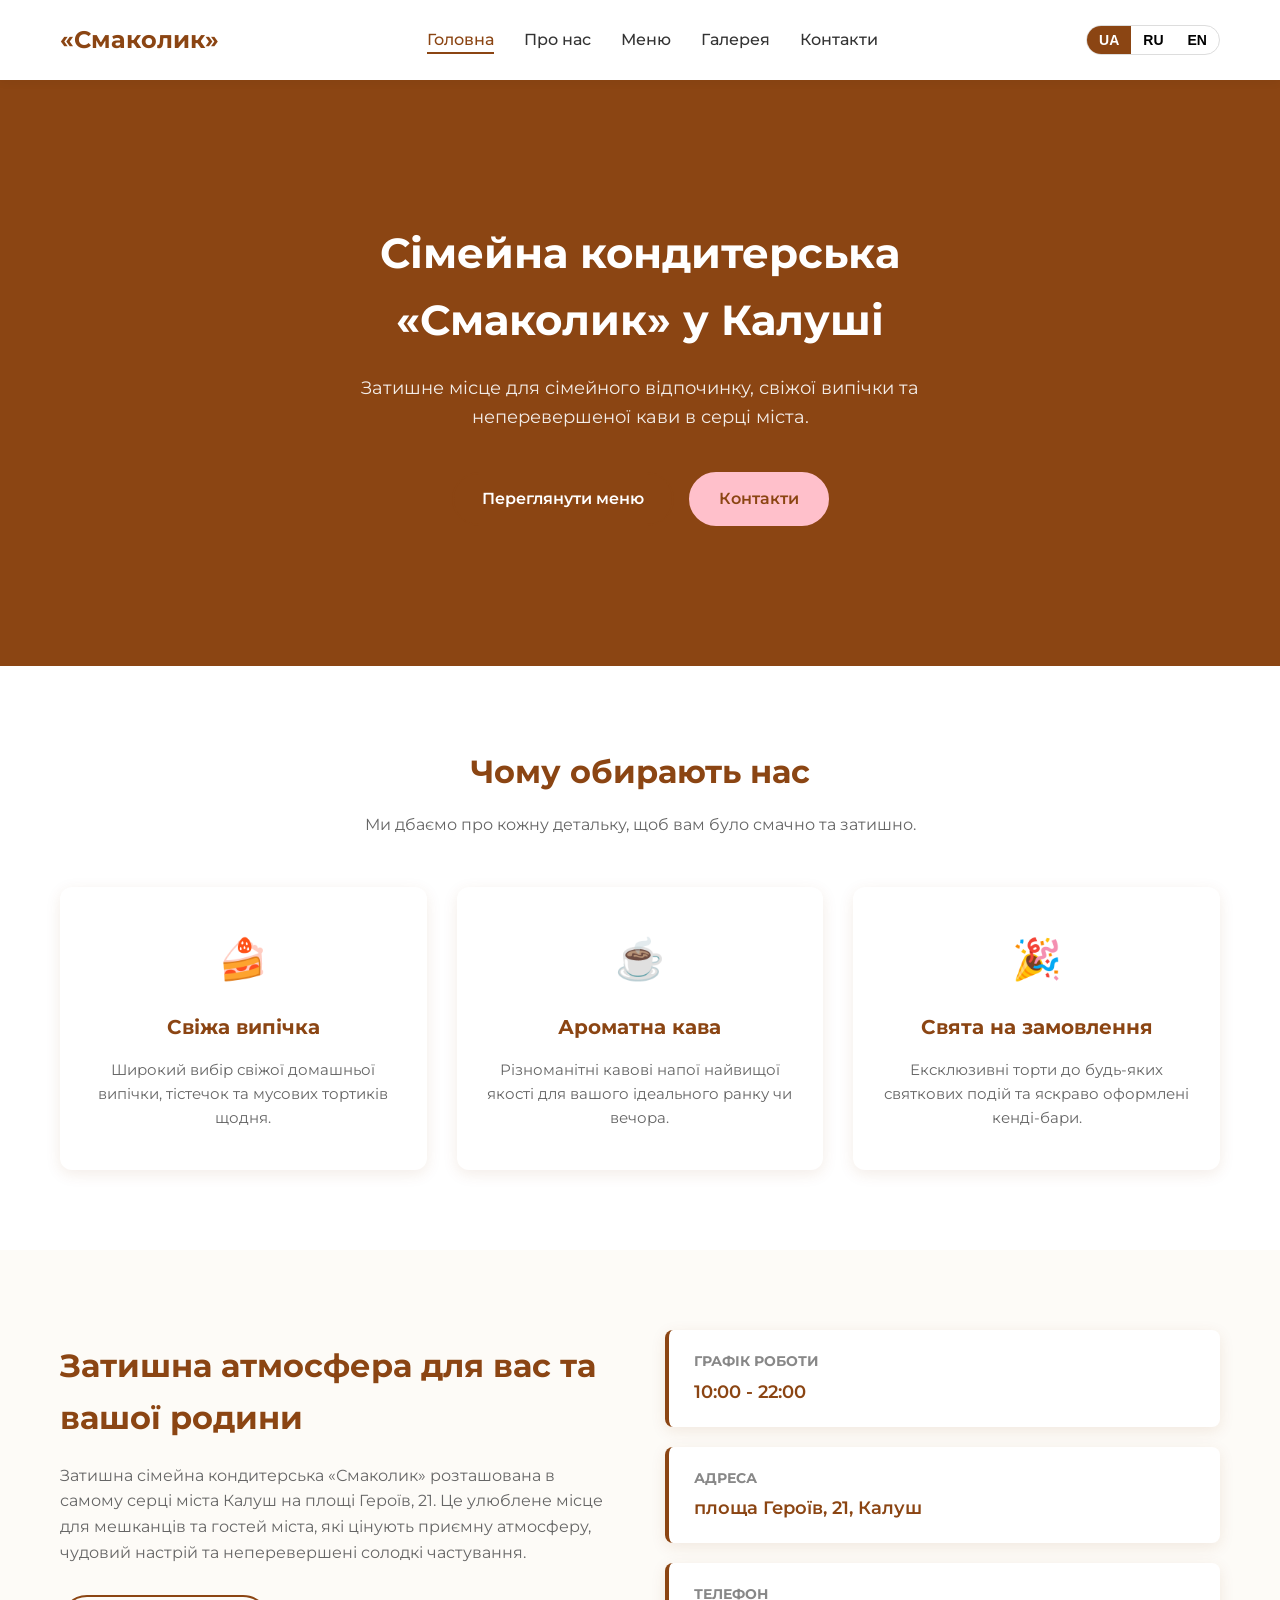
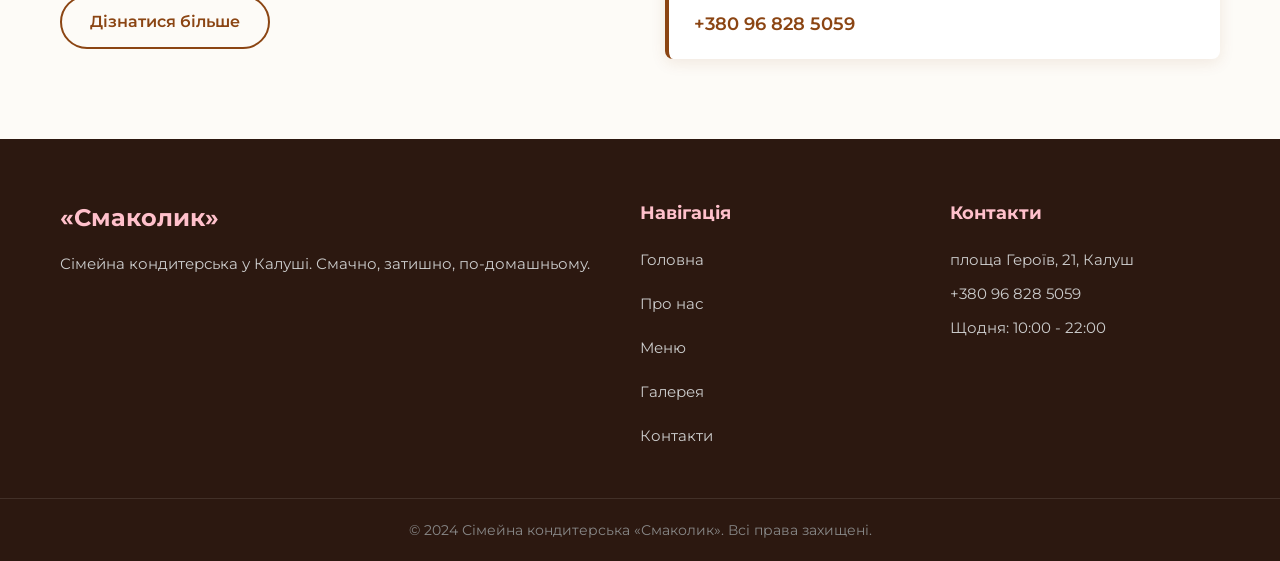
<file: index.html>
<!DOCTYPE html>
<html lang="uk">
<head>
    <meta charset="UTF-8">
    <meta name="viewport" content="width=device-width, initial-scale=1.0">
    <title>Сімейна кондитерська «Смаколик» — Головна</title>
    <link rel="stylesheet" href="assets/style.css">
    <link rel="preconnect" href="https://fonts.googleapis.com">
    <link rel="preconnect" href="https://fonts.gstatic.com" crossorigin>
    <link href="https://fonts.googleapis.com/css2?family=Montserrat:wght@400;500;600;700&display=swap" rel="stylesheet">
</head>
<body>
    <header class="site-header">
        <div class="container nav-container">
            <a href="index.html" class="logo" data-i18n="logo">«Смаколик»</a>
            <nav class="main-nav">
                <ul class="nav-list">
                    <li><a href="index.html" class="nav-link active" data-i18n="nav_home">Головна</a></li>
                    <li><a href="about.html" class="nav-link" data-i18n="nav_about">Про нас</a></li>
                    <li><a href="services.html" class="nav-link" data-i18n="nav_services">Меню</a></li>
                    <li><a href="gallery.html" class="nav-link" data-i18n="nav_gallery">Галерея</a></li>
                    <li><a href="contacts.html" class="nav-link" data-i18n="nav_contacts">Контакти</a></li>
                </ul>
            </nav>
            <div class="header-actions">
                <div class="lang-switcher">
                    <button class="lang-btn active" data-lang="uk">UA</button>
                    <button class="lang-btn" data-lang="ru">RU</button>
                    <button class="lang-btn" data-lang="en">EN</button>
                </div>
                <button class="mobile-menu-toggle" aria-label="Toggle menu">
                    <span></span>
                    <span></span>
                    <span></span>
                </button>
            </div>
        </div>
    </header>

    <main>
        <section class="hero">
            <div class="container hero-content">
                <h1 data-i18n="hero_title">Сімейна кондитерська «Смаколик» у Калуші</h1>
                <p data-i18n="hero_subtitle">Затишне місце для сімейного відпочинку, свіжої випічки та неперевершеної кави в серці міста.</p>
                <div class="hero-buttons">
                    <a href="services.html" class="btn btn-primary" data-i18n="btn_menu">Переглянути меню</a>
                    <a href="contacts.html" class="btn btn-secondary" data-i18n="btn_contacts">Контакти</a>
                </div>
            </div>
        </section>

        <section class="features section-padding">
            <div class="container">
                <div class="section-header text-center">
                    <h2 data-i18n="features_title">Чому обирають нас</h2>
                    <p data-i18n="features_subtitle">Ми дбаємо про кожну детальку, щоб вам було смачно та затишно.</p>
                </div>
                <div class="features-grid">
                    <div class="feature-card">
                        <div class="feature-icon">🍰</div>
                        <h3 data-i18n="feat_1_title">Свіжа випічка</h3>
                        <p data-i18n="feat_1_desc">Широкий вибір свіжої домашньої випічки, тістечок та мусових тортиків щодня.</p>
                    </div>
                    <div class="feature-card">
                        <div class="feature-icon">☕</div>
                        <h3 data-i18n="feat_2_title">Ароматна кава</h3>
                        <p data-i18n="feat_2_desc">Різноманітні кавові напої найвищої якості для вашого ідеального ранку чи вечора.</p>
                    </div>
                    <div class="feature-card">
                        <div class="feature-icon">🎉</div>
                        <h3 data-i18n="feat_3_title">Свята на замовлення</h3>
                        <p data-i18n="feat_3_desc">Ексклюзивні торти до будь-яких святкових подій та яскраво оформлені кенді-бари.</p>
                    </div>
                </div>
            </div>
        </section>

        <section class="about-preview section-padding bg-light">
            <div class="container">
                <div class="about-preview-grid">
                    <div class="about-preview-text">
                        <h2 data-i18n="about_preview_title">Затишна атмосфера для вас та вашої родини</h2>
                        <p data-i18n="about_preview_desc">Затишна сімейна кондитерська «Смаколик» розташована в самому серці міста Калуш на площі Героїв, 21. Це улюблене місце для мешканців та гостей міста, які цінують приємну атмосферу, чудовий настрій та неперевершені солодкі частування.</p>
                        <a href="about.html" class="btn btn-outline" data-i18n="btn_read_more">Дізнатися більше</a>
                    </div>
                    <div class="about-preview-info">
                        <div class="info-card">
                            <h4 data-i18n="hours_title">Графік роботи</h4>
                            <p>10:00 - 22:00</p>
                        </div>
                        <div class="info-card">
                            <h4 data-i18n="address_title">Адреса</h4>
                            <p>площа Героїв, 21, Калуш</p>
                        </div>
                        <div class="info-card">
                            <h4 data-i18n="phone_title">Телефон</h4>
                            <p><a href="tel:+380968285059">+380 96 828 5059</a></p>
                        </div>
                    </div>
                </div>
            </div>
        </section>
    </main>

    <footer class="site-footer">
        <div class="container footer-content">
            <div class="footer-col">
                <h3 data-i18n="footer_brand">«Смаколик»</h3>
                <p data-i18n="footer_desc">Сімейна кондитерська у Калуші. Смачно, затишно, по-домашньому.</p>
            </div>
            <div class="footer-col">
                <h4 data-i18n="footer_nav_title">Навігація</h4>
                <ul>
                    <li><a href="index.html" data-i18n="nav_home">Головна</a></li>
                    <li><a href="about.html" data-i18n="nav_about">Про нас</a></li>
                    <li><a href="services.html" data-i18n="nav_services">Меню</a></li>
                    <li><a href="gallery.html" data-i18n="nav_gallery">Галерея</a></li>
                    <li><a href="contacts.html" data-i18n="nav_contacts">Контакти</a></li>
                </ul>
            </div>
            <div class="footer-col">
                <h4 data-i18n="footer_contacts_title">Контакти</h4>
                <p>площа Героїв, 21, Калуш</p>
                <p><a href="tel:+380968285059">+380 96 828 5059</a></p>
                <p data-i18n="footer_hours">Щодня: 10:00 - 22:00</p>
            </div>
        </div>
        <div class="footer-bottom">
            <div class="container">
                <p>&copy; 2024 Сімейна кондитерська «Смаколик». <span data-i18n="rights">Всі права захищені.</span></p>
            </div>
        </div>
    </footer>

    <script src="assets/script.js"></script>
</body>
</html>
</file>
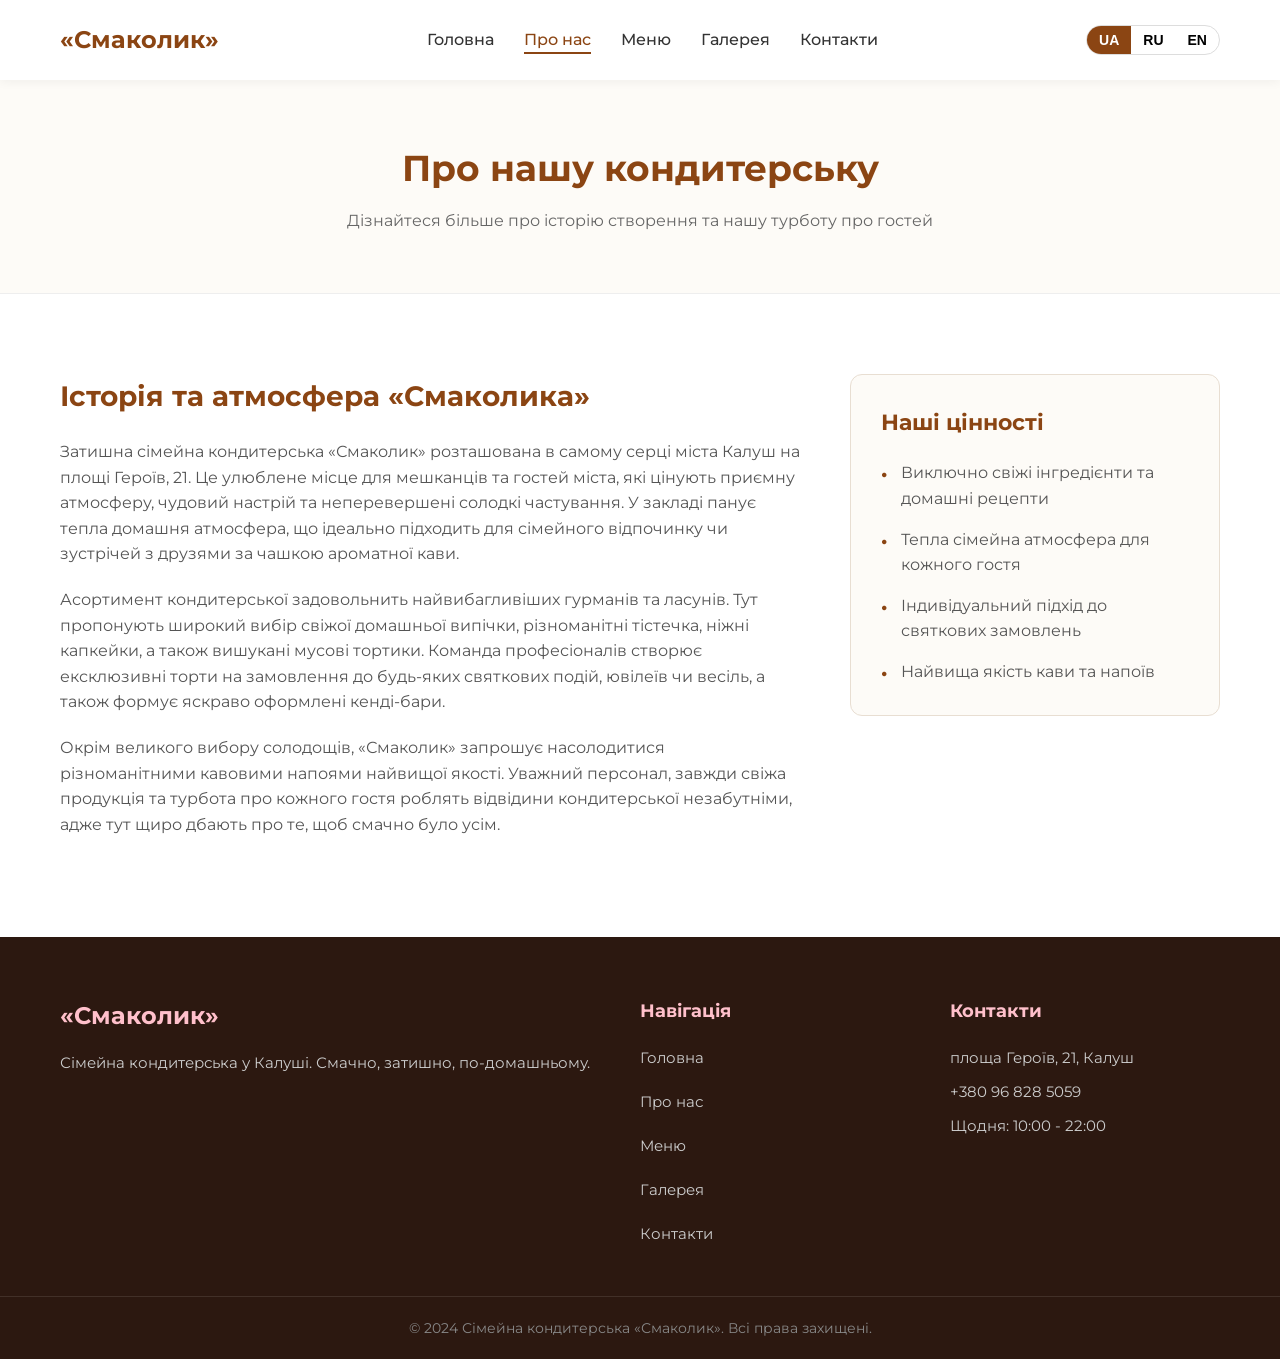
<file: about.html>
<!DOCTYPE html>
<html lang="uk">
<head>
    <meta charset="UTF-8">
    <meta name="viewport" content="width=device-width, initial-scale=1.0">
    <title>Сімейна кондитерська «Смаколик» — Про нас</title>
    <link rel="stylesheet" href="assets/style.css">
    <link rel="preconnect" href="https://fonts.googleapis.com">
    <link rel="preconnect" href="https://fonts.gstatic.com" crossorigin>
    <link href="https://fonts.googleapis.com/css2?family=Montserrat:wght@400;500;600;700&display=swap" rel="stylesheet">
</head>
<body>
    <header class="site-header">
        <div class="container nav-container">
            <a href="index.html" class="logo" data-i18n="logo">«Смаколик»</a>
            <nav class="main-nav">
                <ul class="nav-list">
                    <li><a href="index.html" class="nav-link" data-i18n="nav_home">Головна</a></li>
                    <li><a href="about.html" class="nav-link active" data-i18n="nav_about">Про нас</a></li>
                    <li><a href="services.html" class="nav-link" data-i18n="nav_services">Меню</a></li>
                    <li><a href="gallery.html" class="nav-link" data-i18n="nav_gallery">Галерея</a></li>
                    <li><a href="contacts.html" class="nav-link" data-i18n="nav_contacts">Контакти</a></li>
                </ul>
            </nav>
            <div class="header-actions">
                <div class="lang-switcher">
                    <button class="lang-btn active" data-lang="uk">UA</button>
                    <button class="lang-btn" data-lang="ru">RU</button>
                    <button class="lang-btn" data-lang="en">EN</button>
                </div>
                <button class="mobile-menu-toggle" aria-label="Toggle menu">
                    <span></span>
                    <span></span>
                    <span></span>
                </button>
            </div>
        </div>
    </header>

    <main>
        <section class="page-header">
            <div class="container">
                <h1 data-i18n="about_page_title">Про нашу кондитерську</h1>
                <p data-i18n="about_page_subtitle">Дізнайтеся більше про історію створення та нашу турботу про гостей</p>
            </div>
        </section>

        <section class="about-content section-padding">
            <div class="container">
                <div class="about-grid">
                    <div class="about-text-block">
                        <h2 data-i18n="about_story_title">Історія та атмосфера «Смаколика»</h2>
                        <p data-i18n="about_p1">Затишна сімейна кондитерська «Смаколик» розташована в самому серці міста Калуш на площі Героїв, 21. Це улюблене місце для мешканців та гостей міста, які цінують приємну атмосферу, чудовий настрій та неперевершені солодкі частування. У закладі панує тепла домашня атмосфера, що ідеально підходить для сімейного відпочинку чи зустрічей з друзями за чашкою ароматної кави.</p>
                        <p data-i18n="about_p2">Асортимент кондитерської задовольнить найвибагливіших гурманів та ласунів. Тут пропонують широкий вибір свіжої домашньої випічки, різноманітні тістечка, ніжні капкейки, а також вишукані мусові тортики. Команда професіоналів створює ексклюзивні торти на замовлення до будь-яких святкових подій, ювілеїв чи весіль, а також формує яскраво оформлені кенді-бари.</p>
                        <p data-i18n="about_p3">Окрім великого вибору солодощів, «Смаколик» запрошує насолодитися різноманітними кавовими напоями найвищої якості. Уважний персонал, завжди свіжа продукція та турбота про кожного гостя роблять відвідини кондитерської незабутніми, адже тут щиро дбають про те, щоб смачно було усім.</p>
                    </div>
                    <div class="about-features-box">
                        <div class="highlight-box">
                            <h3 data-i18n="highlight_title">Наші цінності</h3>
                            <ul>
                                <li data-i18n="val_1">Виключно свіжі інгредієнти та домашні рецепти</li>
                                <li data-i18n="val_2">Тепла сімейна атмосфера для кожного гостя</li>
                                <li data-i18n="val_3">Індивідуальний підхід до святкових замовлень</li>
                                <li data-i18n="val_4">Найвища якість кави та напоїв</li>
                            </ul>
                        </div>
                    </div>
                </div>
            </div>
        </section>
    </main>

    <footer class="site-footer">
        <div class="container footer-content">
            <div class="footer-col">
                <h3 data-i18n="footer_brand">«Смаколик»</h3>
                <p data-i18n="footer_desc">Сімейна кондитерська у Калуші. Смачно, затишно, по-домашньому.</p>
            </div>
            <div class="footer-col">
                <h4 data-i18n="footer_nav_title">Навігація</h4>
                <ul>
                    <li><a href="index.html" data-i18n="nav_home">Головна</a></li>
                    <li><a href="about.html" data-i18n="nav_about">Про нас</a></li>
                    <li><a href="services.html" data-i18n="nav_services">Меню</a></li>
                    <li><a href="gallery.html" data-i18n="nav_gallery">Галерея</a></li>
                    <li><a href="contacts.html" data-i18n="nav_contacts">Контакти</a></li>
                </ul>
            </div>
            <div class="footer-col">
                <h4 data-i18n="footer_contacts_title">Контакти</h4>
                <p>площа Героїв, 21, Калуш</p>
                <p><a href="tel:+380968285059">+380 96 828 5059</a></p>
                <p data-i18n="footer_hours">Щодня: 10:00 - 22:00</p>
            </div>
        </div>
        <div class="footer-bottom">
            <div class="container">
                <p>&copy; 2024 Сімейна кондитерська «Смаколик». <span data-i18n="rights">Всі права захищені.</span></p>
            </div>
        </div>
    </footer>

    <script src="assets/script.js"></script>
</body>
</html>
</file>
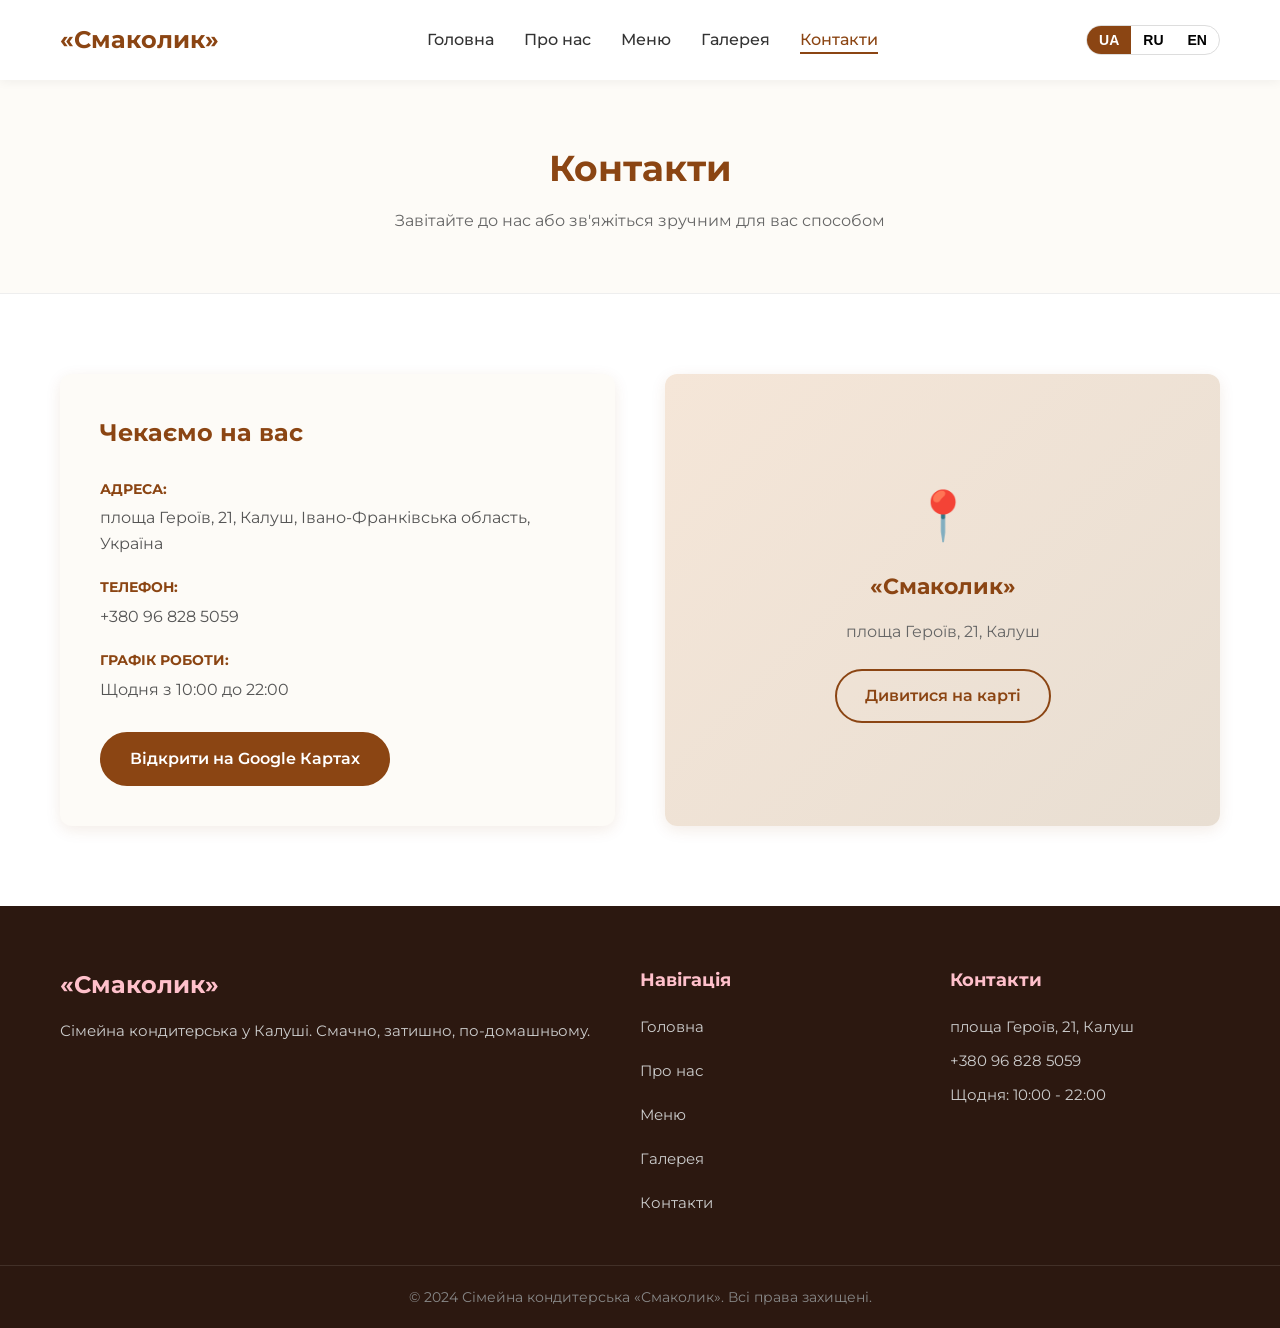
<file: contacts.html>
<!DOCTYPE html>
<html lang="uk">
<head>
    <meta charset="UTF-8">
    <meta name="viewport" content="width=device-width, initial-scale=1.0">
    <title>Сімейна кондитерська «Смаколик» — Контакти</title>
    <link rel="stylesheet" href="assets/style.css">
    <link rel="preconnect" href="https://fonts.googleapis.com">
    <link rel="preconnect" href="https://fonts.gstatic.com" crossorigin>
    <link href="https://fonts.googleapis.com/css2?family=Montserrat:wght@400;500;600;700&display=swap" rel="stylesheet">
</head>
<body>
    <header class="site-header">
        <div class="container nav-container">
            <a href="index.html" class="logo" data-i18n="logo">«Смаколик»</a>
            <nav class="main-nav">
                <ul class="nav-list">
                    <li><a href="index.html" class="nav-link" data-i18n="nav_home">Головна</a></li>
                    <li><a href="about.html" class="nav-link" data-i18n="nav_about">Про нас</a></li>
                    <li><a href="services.html" class="nav-link" data-i18n="nav_services">Меню</a></li>
                    <li><a href="gallery.html" class="nav-link" data-i18n="nav_gallery">Галерея</a></li>
                    <li><a href="contacts.html" class="nav-link active" data-i18n="nav_contacts">Контакти</a></li>
                </ul>
            </nav>
            <div class="header-actions">
                <div class="lang-switcher">
                    <button class="lang-btn active" data-lang="uk">UA</button>
                    <button class="lang-btn" data-lang="ru">RU</button>
                    <button class="lang-btn" data-lang="en">EN</button>
                </div>
                <button class="mobile-menu-toggle" aria-label="Toggle menu">
                    <span></span>
                    <span></span>
                    <span></span>
                </button>
            </div>
        </div>
    </header>

    <main>
        <section class="page-header">
            <div class="container">
                <h1 data-i18n="contacts_page_title">Контакти</h1>
                <p data-i18n="contacts_page_subtitle">Завітайте до нас або зв'яжіться зручним для вас способом</p>
            </div>
        </section>

        <section class="contacts-section section-padding">
            <div class="container">
                <div class="contacts-grid">
                    <div class="contacts-info-card">
                        <h3 data-i18n="visit_us">Чекаємо на вас</h3>
                        <ul class="contact-list">
                            <li>
                                <strong data-i18n="address_title">Адреса:</strong>
                                <span>площа Героїв, 21, Калуш, Івано-Франківська область, Україна</span>
                            </li>
                            <li>
                                <strong data-i18n="phone_title">Телефон:</strong>
                                <span><a href="tel:+380968285059">+380 96 828 5059</a></span>
                            </li>
                            <li>
                                <strong data-i18n="hours_title">Графік роботи:</strong>
                                <span data-i18n="hours_val">Щодня з 10:00 до 22:00</span>
                            </li>
                        </ul>
                        <div class="map-link-wrap">
                            <a href="https://www.google.com/maps/search/?api=1&query=%D0%BC.+%D0%9A%D0%B0%D0%BB%D1%83%D1%88,+%D0%BF%D0%BB%D0%BE%D1%89%D0%B0+%D0%93%D0%B5%D1%80%D0%BE%D1%97%D0%B2,+21" target="_blank" rel="noopener noreferrer" class="btn btn-primary" data-i18n="open_map">Відкрити на Google Картах</a>
                        </div>
                    </div>
                    <div class="contacts-map">
                        <div class="map-placeholder">
                            <div class="map-placeholder-content">
                                <span class="map-icon">📍</span>
                                <h3>«Смаколик»</h3>
                                <p>площа Героїв, 21, Калуш</p>
                                <a href="https://www.google.com/maps/search/?api=1&query=%D0%BC.+%D0%9A%D0%B0%D0%BB%D1%83%D1%88,+%D0%BF%D0%BB%D0%BE%D1%89%D0%B0+%D0%93%D0%B5%D1%80%D0%BE%D1%97%D0%B2,+21" target="_blank" rel="noopener noreferrer" class="btn btn-outline" data-i18n="view_on_google">Дивитися на карті</a>
                            </div>
                        </div>
                    </div>
                </div>
            </div>
        </section>
    </main>

    <footer class="site-footer">
        <div class="container footer-content">
            <div class="footer-col">
                <h3 data-i18n="footer_brand">«Смаколик»</h3>
                <p data-i18n="footer_desc">Сімейна кондитерська у Калуші. Смачно, затишно, по-домашньому.</p>
            </div>
            <div class="footer-col">
                <h4 data-i18n="footer_nav_title">Навігація</h4>
                <ul>
                    <li><a href="index.html" data-i18n="nav_home">Головна</a></li>
                    <li><a href="about.html" data-i18n="nav_about">Про нас</a></li>
                    <li><a href="services.html" data-i18n="nav_services">Меню</a></li>
                    <li><a href="gallery.html" data-i18n="nav_gallery">Галерея</a></li>
                    <li><a href="contacts.html" data-i18n="nav_contacts">Контакти</a></li>
                </ul>
            </div>
            <div class="footer-col">
                <h4 data-i18n="footer_contacts_title">Контакти</h4>
                <p>площа Героїв, 21, Калуш</p>
                <p><a href="tel:+380968285059">+380 96 828 5059</a></p>
                <p data-i18n="footer_hours">Щодня: 10:00 - 22:00</p>
            </div>
        </div>
        <div class="footer-bottom">
            <div class="container">
                <p>&copy; 2024 Сімейна кондитерська «Смаколик». <span data-i18n="rights">Всі права захищені.</span></p>
            </div>
        </div>
    </footer>

    <script src="assets/script.js"></script>
</body>
</html>
</file>
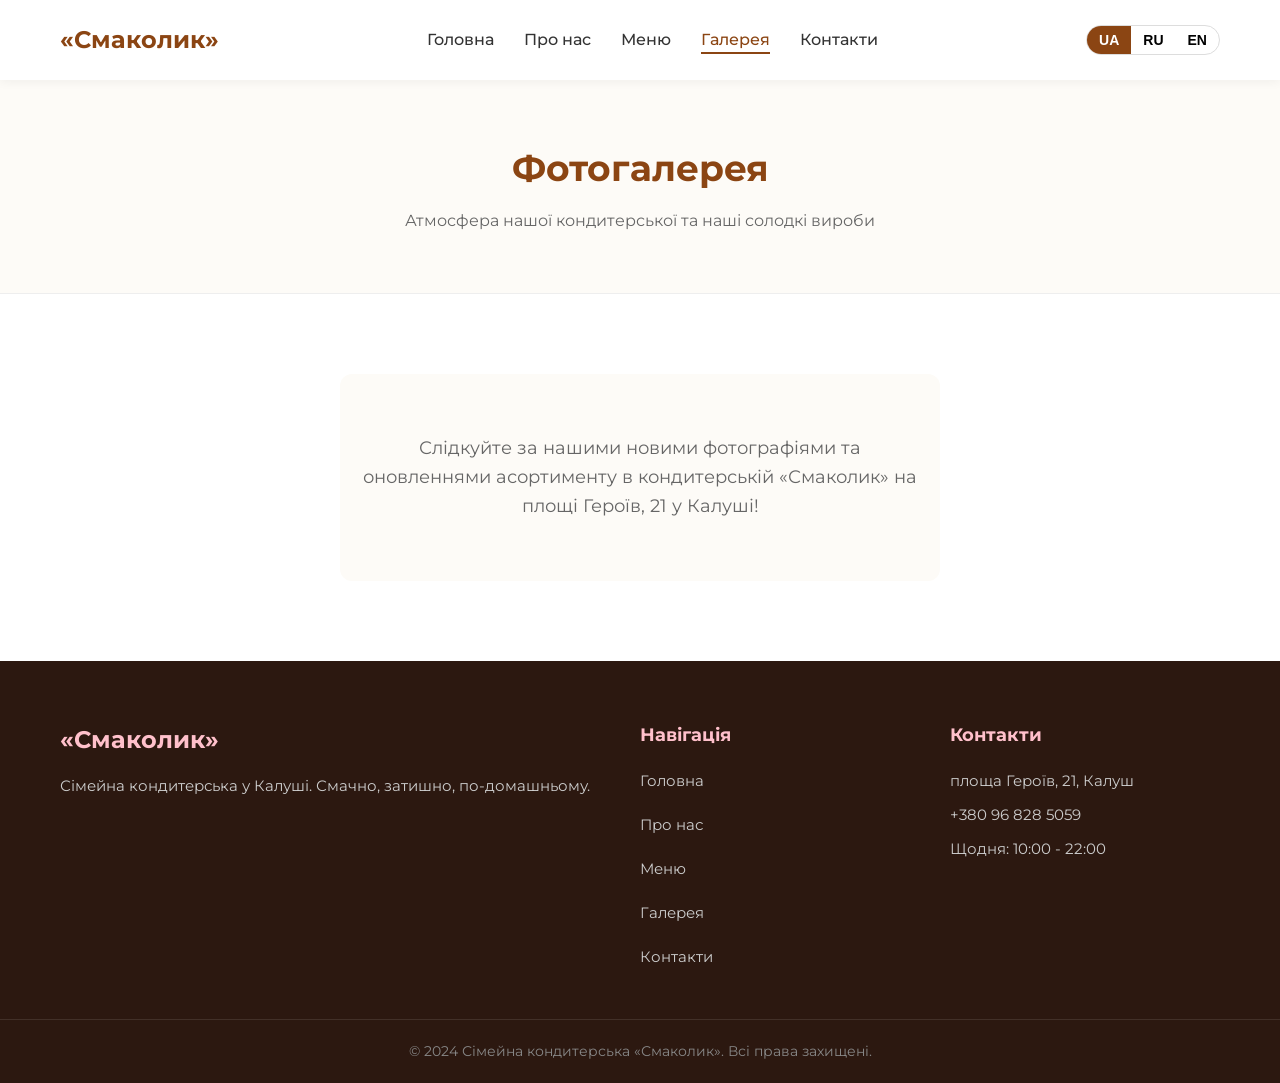
<file: gallery.html>
<!DOCTYPE html>
<html lang="uk">
<head>
    <meta charset="UTF-8">
    <meta name="viewport" content="width=device-width, initial-scale=1.0">
    <title>Сімейна кондитерська «Смаколик» — Галерея</title>
    <link rel="stylesheet" href="assets/style.css">
    <link rel="preconnect" href="https://fonts.googleapis.com">
    <link rel="preconnect" href="https://fonts.gstatic.com" crossorigin>
    <link href="https://fonts.googleapis.com/css2?family=Montserrat:wght@400;500;600;700&display=swap" rel="stylesheet">
</head>
<body>
    <header class="site-header">
        <div class="container nav-container">
            <a href="index.html" class="logo" data-i18n="logo">«Смаколик»</a>
            <nav class="main-nav">
                <ul class="nav-list">
                    <li><a href="index.html" class="nav-link" data-i18n="nav_home">Головна</a></li>
                    <li><a href="about.html" class="nav-link" data-i18n="nav_about">Про нас</a></li>
                    <li><a href="services.html" class="nav-link" data-i18n="nav_services">Меню</a></li>
                    <li><a href="gallery.html" class="nav-link active" data-i18n="nav_gallery">Галерея</a></li>
                    <li><a href="contacts.html" class="nav-link" data-i18n="nav_contacts">Контакти</a></li>
                </ul>
            </nav>
            <div class="header-actions">
                <div class="lang-switcher">
                    <button class="lang-btn active" data-lang="uk">UA</button>
                    <button class="lang-btn" data-lang="ru">RU</button>
                    <button class="lang-btn" data-lang="en">EN</button>
                </div>
                <button class="mobile-menu-toggle" aria-label="Toggle menu">
                    <span></span>
                    <span></span>
                    <span></span>
                </button>
            </div>
        </div>
    </header>

    <main>
        <section class="page-header">
            <div class="container">
                <h1 data-i18n="gallery_page_title">Фотогалерея</h1>
                <p data-i18n="gallery_page_subtitle">Атмосфера нашої кондитерської та наші солодкі вироби</p>
            </div>
        </section>

        <section class="gallery-section section-padding">
            <div class="container">
                <div class="empty-gallery text-center">
                    <p data-i18n="empty_gallery_msg">Слідкуйте за нашими новими фотографіями та оновленнями асортименту в кондитерській «Смаколик» на площі Героїв, 21 у Калуші!</p>
                </div>
            </div>
        </section>
    </main>

    <footer class="site-footer">
        <div class="container footer-content">
            <div class="footer-col">
                <h3 data-i18n="footer_brand">«Смаколик»</h3>
                <p data-i18n="footer_desc">Сімейна кондитерська у Калуші. Смачно, затишно, по-домашньому.</p>
            </div>
            <div class="footer-col">
                <h4 data-i18n="footer_nav_title">Навігація</h4>
                <ul>
                    <li><a href="index.html" data-i18n="nav_home">Головна</a></li>
                    <li><a href="about.html" data-i18n="nav_about">Про нас</a></li>
                    <li><a href="services.html" data-i18n="nav_services">Меню</a></li>
                    <li><a href="gallery.html" data-i18n="nav_gallery">Галерея</a></li>
                    <li><a href="contacts.html" data-i18n="nav_contacts">Контакти</a></li>
                </ul>
            </div>
            <div class="footer-col">
                <h4 data-i18n="footer_contacts_title">Контакти</h4>
                <p>площа Героїв, 21, Калуш</p>
                <p><a href="tel:+380968285059">+380 96 828 5059</a></p>
                <p data-i18n="footer_hours">Щодня: 10:00 - 22:00</p>
            </div>
        </div>
        <div class="footer-bottom">
            <div class="container">
                <p>&copy; 2024 Сімейна кондитерська «Смаколик». <span data-i18n="rights">Всі права захищені.</span></p>
            </div>
        </div>
    </footer>

    <script src="assets/script.js"></script>
</body>
</html>
</file>
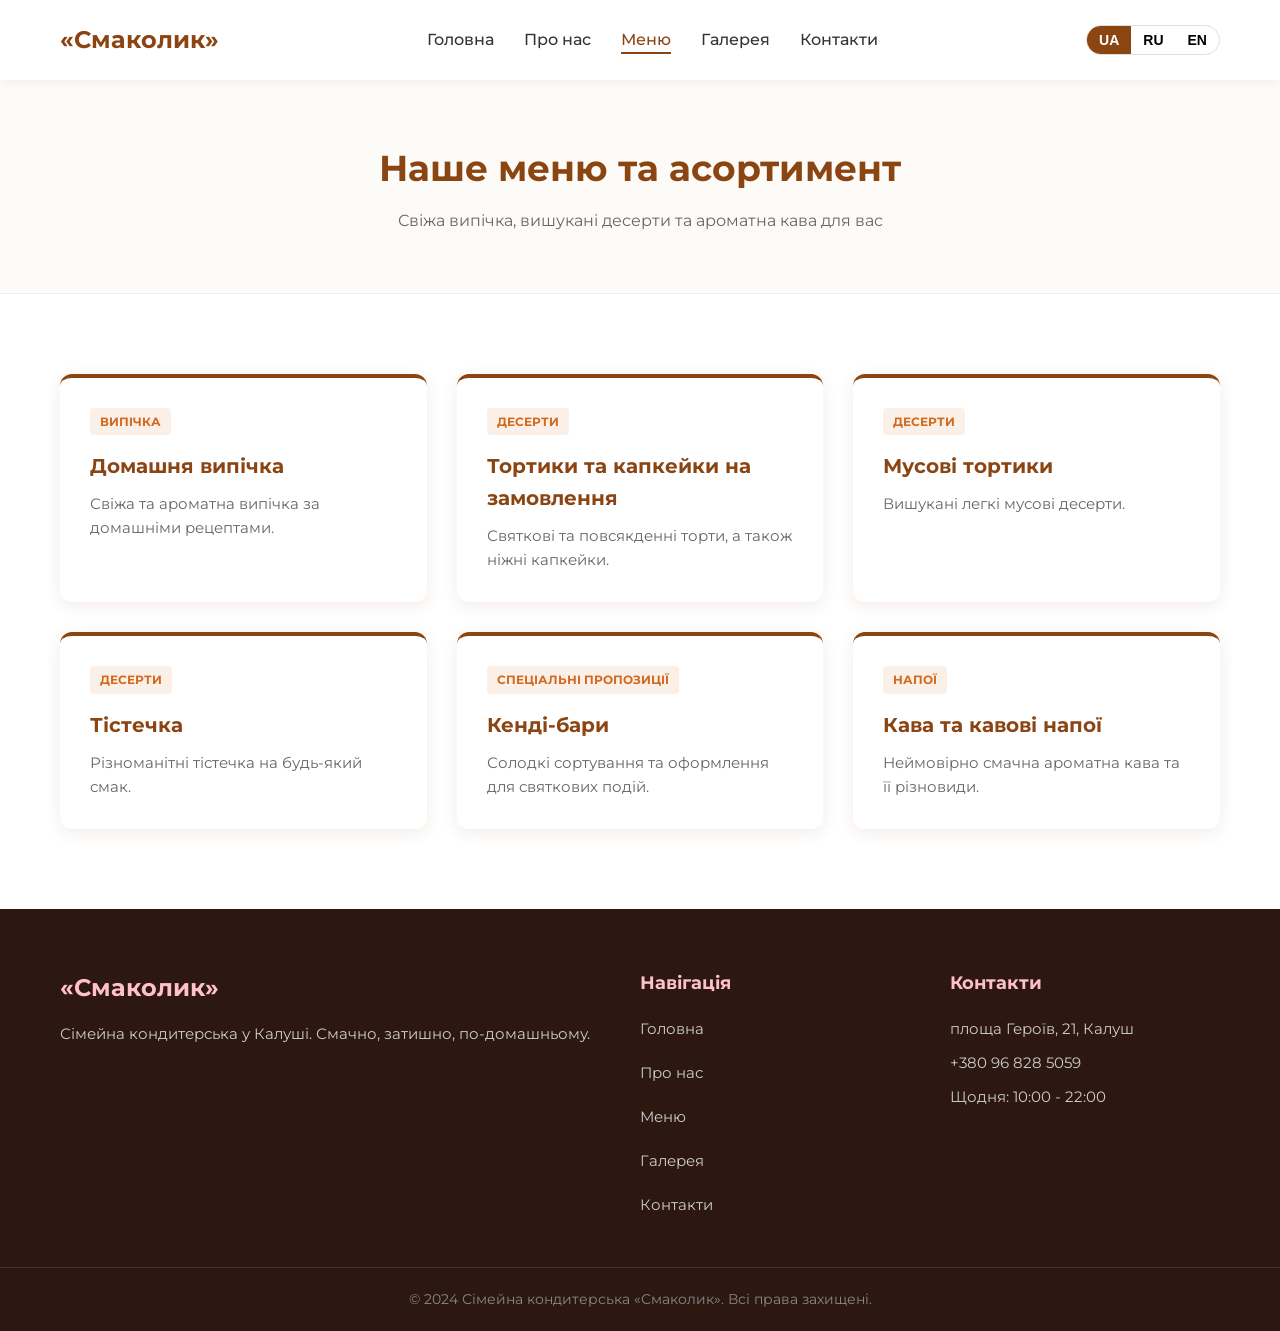
<file: services.html>
<!DOCTYPE html>
<html lang="uk">
<head>
    <meta charset="UTF-8">
    <meta name="viewport" content="width=device-width, initial-scale=1.0">
    <title>Сімейна кондитерська «Смаколик» — Меню та послуги</title>
    <link rel="stylesheet" href="assets/style.css">
    <link rel="preconnect" href="https://fonts.googleapis.com">
    <link rel="preconnect" href="https://fonts.gstatic.com" crossorigin>
    <link href="https://fonts.googleapis.com/css2?family=Montserrat:wght@400;500;600;700&display=swap" rel="stylesheet">
</head>
<body>
    <header class="site-header">
        <div class="container nav-container">
            <a href="index.html" class="logo" data-i18n="logo">«Смаколик»</a>
            <nav class="main-nav">
                <ul class="nav-list">
                    <li><a href="index.html" class="nav-link" data-i18n="nav_home">Головна</a></li>
                    <li><a href="about.html" class="nav-link" data-i18n="nav_about">Про нас</a></li>
                    <li><a href="services.html" class="nav-link active" data-i18n="nav_services">Меню</a></li>
                    <li><a href="gallery.html" class="nav-link" data-i18n="nav_gallery">Галерея</a></li>
                    <li><a href="contacts.html" class="nav-link" data-i18n="nav_contacts">Контакти</a></li>
                </ul>
            </nav>
            <div class="header-actions">
                <div class="lang-switcher">
                    <button class="lang-btn active" data-lang="uk">UA</button>
                    <button class="lang-btn" data-lang="ru">RU</button>
                    <button class="lang-btn" data-lang="en">EN</button>
                </div>
                <button class="mobile-menu-toggle" aria-label="Toggle menu">
                    <span></span>
                    <span></span>
                    <span></span>
                </button>
            </div>
        </div>
    </header>

    <main>
        <section class="page-header">
            <div class="container">
                <h1 data-i18n="menu_page_title">Наше меню та асортимент</h1>
                <p data-i18n="menu_page_subtitle">Свіжа випічка, вишукані десерти та ароматна кава для вас</p>
            </div>
        </section>

        <section class="menu-section section-padding">
            <div class="container">
                <div class="menu-grid">
                    <div class="menu-item-card">
                        <div class="menu-category" data-i18n="cat_bakery">Випічка</div>
                        <h3 data-i18n="item_1_name">Домашня випічка</h3>
                        <p data-i18n="item_1_desc">Свіжа та ароматна випічка за домашніми рецептами.</p>
                    </div>
                    <div class="menu-item-card">
                        <div class="menu-category" data-i18n="cat_desserts">Десерти</div>
                        <h3 data-i18n="item_2_name">Тортики та капкейки на замовлення</h3>
                        <p data-i18n="item_2_desc">Святкові та повсякденні торти, а також ніжні капкейки.</p>
                    </div>
                    <div class="menu-item-card">
                        <div class="menu-category" data-i18n="cat_desserts">Десерти</div>
                        <h3 data-i18n="item_3_name">Мусові тортики</h3>
                        <p data-i18n="item_3_desc">Вишукані легкі мусові десерти.</p>
                    </div>
                    <div class="menu-item-card">
                        <div class="menu-category" data-i18n="cat_desserts">Десерти</div>
                        <h3 data-i18n="item_4_name">Тістечка</h3>
                        <p data-i18n="item_4_desc">Різноманітні тістечка на будь-який смак.</p>
                    </div>
                    <div class="menu-item-card">
                        <div class="menu-category" data-i18n="cat_special">Спеціальні пропозиції</div>
                        <h3 data-i18n="item_5_name">Кенді-бари</h3>
                        <p data-i18n="item_5_desc">Солодкі сортування та оформлення для святкових подій.</p>
                    </div>
                    <div class="menu-item-card">
                        <div class="menu-category" data-i18n="cat_drinks">Напої</div>
                        <h3 data-i18n="item_6_name">Кава та кавові напої</h3>
                        <p data-i18n="item_6_desc">Неймовірно смачна ароматна кава та її різновиди.</p>
                    </div>
                </div>
            </div>
        </section>
    </main>

    <footer class="site-footer">
        <div class="container footer-content">
            <div class="footer-col">
                <h3 data-i18n="footer_brand">«Смаколик»</h3>
                <p data-i18n="footer_desc">Сімейна кондитерська у Калуші. Смачно, затишно, по-домашньому.</p>
            </div>
            <div class="footer-col">
                <h4 data-i18n="footer_nav_title">Навігація</h4>
                <ul>
                    <li><a href="index.html" data-i18n="nav_home">Головна</a></li>
                    <li><a href="about.html" data-i18n="nav_about">Про нас</a></li>
                    <li><a href="services.html" data-i18n="nav_services">Меню</a></li>
                    <li><a href="gallery.html" data-i18n="nav_gallery">Галерея</a></li>
                    <li><a href="contacts.html" data-i18n="nav_contacts">Контакти</a></li>
                </ul>
            </div>
            <div class="footer-col">
                <h4 data-i18n="footer_contacts_title">Контакти</h4>
                <p>площа Героїв, 21, Калуш</p>
                <p><a href="tel:+380968285059">+380 96 828 5059</a></p>
                <p data-i18n="footer_hours">Щодня: 10:00 - 22:00</p>
            </div>
        </div>
        <div class="footer-bottom">
            <div class="container">
                <p>&copy; 2024 Сімейна кондитерська «Смаколик». <span data-i18n="rights">Всі права захищені.</span></p>
            </div>
        </div>
    </footer>

    <script src="assets/script.js"></script>
</body>
</html>
</file>
<file: assets/style.css>
:root {
    --primary-color: #8B4513;
    --secondary-color: #FFC0CB;
    --accent-color: #D2691E;
    --text-color: #333333;
    --light-bg: #FDFBF7;
    --white: #FFFFFF;
    --transition: all 0.3s ease;
    --shadow: 0 4px 15px rgba(139, 69, 19, 0.1);
}

* {
    box-sizing: border-box;
    margin: 0;
    padding: 0;
}

body {
    font-family: 'Montserrat', sans-serif;
    color: var(--text-color);
    background-color: var(--white);
    line-height: 1.6;
}

a {
    text-decoration: none;
    color: inherit;
    transition: var(--transition);
}

ul {
    list-style: none;
}

.container {
    max-width: 1200px;
    margin: 0 auto;
    padding: 0 20px;
}

.section-padding {
    padding: 80px 0;
}

.text-center {
    text-align: center;
}

.bg-light {
    background-color: var(--light-bg);
}

/* Buttons */
.btn {
    display: inline-block;
    padding: 12px 28px;
    border-radius: 30px;
    font-weight: 600;
    text-align: center;
    cursor: pointer;
    transition: var(--transition);
}

.btn-primary {
    background-color: var(--primary-color);
    color: var(--white);
    border: 2px solid var(--primary-color);
}

.btn-primary:hover {
    background-color: var(--accent-color);
    border-color: var(--accent-color);
}

.btn-secondary {
    background-color: var(--secondary-color);
    color: var(--primary-color);
    border: 2px solid var(--secondary-color);
}

.btn-secondary:hover {
    background-color: #ffb1bc;
    border-color: #ffb1bc;
}

.btn-outline {
    background-color: transparent;
    color: var(--primary-color);
    border: 2px solid var(--primary-color);
}

.btn-outline:hover {
    background-color: var(--primary-color);
    color: var(--white);
}

/* Header */
.site-header {
    background-color: var(--white);
    box-shadow: 0 2px 10px rgba(0,0,0,0.05);
    position: sticky;
    top: 0;
    z-index: 1000;
}

.nav-container {
    display: flex;
    align-items: center;
    justify-content: space-between;
    height: 80px;
}

.logo {
    font-size: 24px;
    font-weight: 700;
    color: var(--primary-color);
}

.nav-list {
    display: flex;
    gap: 30px;
}

.nav-link {
    font-weight: 500;
    color: var(--text-color);
    position: relative;
    padding-bottom: 5px;
}

.nav-link:hover,
.nav-link.active {
    color: var(--primary-color);
}

.nav-link::after {
    content: '';
    position: absolute;
    bottom: 0;
    left: 0;
    width: 0;
    height: 2px;
    background-color: var(--primary-color);
    transition: var(--transition);
}

.nav-link:hover::after,
.nav-link.active::after {
    width: 100%;
}

.header-actions {
    display: flex;
    align-items: center;
    gap: 20px;
}

.lang-switcher {
    display: flex;
    border: 1px solid #ddd;
    border-radius: 20px;
    overflow: hidden;
}

.lang-btn {
    background: none;
    border: none;
    padding: 6px 12px;
    font-size: 14px;
    font-weight: 600;
    cursor: pointer;
    transition: var(--transition);
}

.lang-btn.active,
.lang-btn:hover {
    background-color: var(--primary-color);
    color: var(--white);
}

.mobile-menu-toggle {
    display: none;
    background: none;
    border: none;
    cursor: pointer;
    flex-direction: column;
    gap: 6px;
}

.mobile-menu-toggle span {
    display: block;
    width: 25px;
    height: 3px;
    background-color: var(--primary-color);
    transition: var(--transition);
}

/* Hero Section */
.hero {
    background: linear-gradient(rgba(139, 69, 19, 0.75), rgba(139, 69, 19, 0.75)), url('data:image/svg+xml;utf8,<svg xmlns="http://www.w3.org/2000/svg" width="100" height="100" viewBox="0 0 100 100"><rect fill="%238B4513" width="100" height="100"/></svg>');
    background-size: cover;
    background-position: center;
    color: var(--white);
    padding: 140px 0;
    text-align: center;
}

.hero-content h1 {
    font-size: 42px;
    font-weight: 700;
    margin-bottom: 20px;
    max-width: 800px;
    margin-left: auto;
    margin-right: auto;
}

.hero-content p {
    font-size: 18px;
    margin-bottom: 40px;
    max-width: 600px;
    margin-left: auto;
    margin-right: auto;
    opacity: 0.9;
}

.hero-buttons {
    display: flex;
    gap: 15px;
    justify-content: center;
}

/* Features */
.section-header h2 {
    font-size: 32px;
    color: var(--primary-color);
    margin-bottom: 15px;
}

.section-header p {
    color: #666;
    margin-bottom: 50px;
}

.features-grid {
    display: grid;
    grid-template-columns: repeat(auto-fit, minmax(300px, 1fr));
    gap: 30px;
}

.feature-card {
    background: var(--white);
    padding: 40px 30px;
    border-radius: 12px;
    box-shadow: var(--shadow);
    text-align: center;
    transition: var(--transition);
}

.feature-card:hover {
    transform: translateY(-5px);
}

.feature-icon {
    font-size: 40px;
    margin-bottom: 20px;
}

.feature-card h3 {
    font-size: 20px;
    color: var(--primary-color);
    margin-bottom: 15px;
}

.feature-card p {
    color: #666;
    font-size: 15px;
}

/* About Preview */
.about-preview-grid {
    display: grid;
    grid-template-columns: 1fr 1fr;
    gap: 50px;
    align-items: center;
}

.about-preview-text h2 {
    font-size: 32px;
    color: var(--primary-color);
    margin-bottom: 20px;
}

.about-preview-text p {
    color: #666;
    margin-bottom: 30px;
}

.about-preview-info {
    display: grid;
    gap: 20px;
}

.info-card {
    background: var(--white);
    padding: 20px 25px;
    border-radius: 8px;
    box-shadow: var(--shadow);
    border-left: 4px solid var(--primary-color);
}

.info-card h4 {
    font-size: 14px;
    text-transform: uppercase;
    color: #888;
    margin-bottom: 5px;
}

.info-card p {
    font-size: 18px;
    font-weight: 600;
    color: var(--primary-color);
}

/* Page Header */
.page-header {
    background-color: var(--light-bg);
    padding: 60px 0;
    text-align: center;
    border-bottom: 1px solid #eee;
}

.page-header h1 {
    font-size: 36px;
    color: var(--primary-color);
    margin-bottom: 10px;
}

.page-header p {
    color: #666;
}

/* About Page */
.about-grid {
    display: grid;
    grid-template-columns: 2fr 1fr;
    gap: 50px;
    align-items: start;
}

.about-text-block h2 {
    font-size: 28px;
    color: var(--primary-color);
    margin-bottom: 20px;
}

.about-text-block p {
    margin-bottom: 20px;
    color: #555;
}

.highlight-box {
    background-color: var(--light-bg);
    padding: 30px;
    border-radius: 12px;
    border: 1px solid #e8ded2;
}

.highlight-box h3 {
    color: var(--primary-color);
    margin-bottom: 20px;
    font-size: 22px;
}

.highlight-box ul {
    display: grid;
    gap: 15px;
}

.highlight-box li {
    position: relative;
    padding-left: 20px;
    color: #555;
}

.highlight-box li::before {
    content: '•';
    position: absolute;
    left: 0;
    color: var(--primary-color);
    font-weight: bold;
    font-size: 18px;
}

/* Services / Menu Page */
.menu-grid {
    display: grid;
    grid-template-columns: repeat(auto-fit, minmax(350px, 1fr));
    gap: 30px;
}

.menu-item-card {
    background: var(--white);
    padding: 30px;
    border-radius: 12px;
    box-shadow: var(--shadow);
    border-top: 4px solid var(--primary-color);
}

.menu-category {
    display: inline-block;
    font-size: 12px;
    text-transform: uppercase;
    font-weight: 700;
    color: var(--accent-color);
    background: rgba(210, 105, 30, 0.1);
    padding: 4px 10px;
    border-radius: 4px;
    margin-bottom: 15px;
}

.menu-item-card h3 {
    font-size: 20px;
    color: var(--primary-color);
    margin-bottom: 10px;
}

.menu-item-card p {
    color: #666;
    font-size: 15px;
}

/* Gallery */
.empty-gallery {
    padding: 60px 20px;
    background: var(--light-bg);
    border-radius: 12px;
    max-width: 600px;
    margin: 0 auto;
}

.empty-gallery p {
    font-size: 18px;
    color: #666;
}

/* Contacts Page */
.contacts-grid {
    display: grid;
    grid-template-columns: 1fr 1fr;
    gap: 50px;
}

.contacts-info-card {
    background: var(--light-bg);
    padding: 40px;
    border-radius: 12px;
    box-shadow: var(--shadow);
}

.contacts-info-card h3 {
    font-size: 24px;
    color: var(--primary-color);
    margin-bottom: 25px;
}

.contact-list {
    display: grid;
    gap: 20px;
    margin-bottom: 30px;
}

.contact-list li {
    display: flex;
    flex-direction: column;
    gap: 5px;
}

.contact-list strong {
    color: var(--primary-color);
    font-size: 14px;
    text-transform: uppercase;
}

.contact-list span {
    color: #555;
    font-size: 16px;
}

.contacts-map {
    display: flex;
}

.map-placeholder {
    width: 100%;
    background: linear-gradient(135deg, #f5e6d8, #e8ded2);
    border-radius: 12px;
    display: flex;
    align-items: center;
    justify-content: center;
    text-align: center;
    padding: 40px;
    min-height: 400px;
    box-shadow: var(--shadow);
}

.map-placeholder-content {
    display: flex;
    flex-direction: column;
    align-items: center;
    gap: 15px;
}

.map-icon {
    font-size: 48px;
}

.map-placeholder-content h3 {
    color: var(--primary-color);
    font-size: 22px;
}

.map-placeholder-content p {
    color: #666;
    margin-bottom: 10px;
}

/* Footer */
.site-footer {
    background-color: #2c1810;
    color: var(--white);
    padding: 60px 0 20px;
}

.footer-content {
    display: grid;
    grid-template-columns: 2fr 1fr 1fr;
    gap: 40px;
    margin-bottom: 40px;
}

.footer-col h3 {
    font-size: 24px;
    margin-bottom: 15px;
    color: var(--secondary-color);
}

.footer-col h4 {
    font-size: 18px;
    margin-bottom: 20px;
    color: var(--secondary-color);
}

.footer-col p,
.footer-col li {
    color: #ccc;
    margin-bottom: 10px;
    font-size: 15px;
}

.footer-col ul {
    display: grid;
    gap: 10px;
}

.footer-col a:hover {
    color: var(--secondary-color);
}

.footer-bottom {
    border-top: 1px solid rgba(255,255,255,0.1);
    padding-top: 20px;
    text-align: center;
    color: #888;
    font-size: 14px;
}

/* Responsive */
@media (max-width: 900px) {
    .about-preview-grid,
    .about-grid,
    .contacts-grid,
    .footer-content {
        grid-template-columns: 1fr;
    }
    
    .main-nav {
        display: none;
        position: absolute;
        top: 80px;
        left: 0;
        width: 100%;
        background-color: var(--white);
        box-shadow: 0 10px 15px rgba(0,0,0,0.1);
        padding: 20px;
    }

    .main-nav.active {
        display: block;
    }

    .nav-list {
        flex-direction: column;
        gap: 15px;
    }

    .mobile-menu-toggle {
        display: flex;
    }

    .hero-content h1 {
        font-size: 32px;
    }
}
</file>
